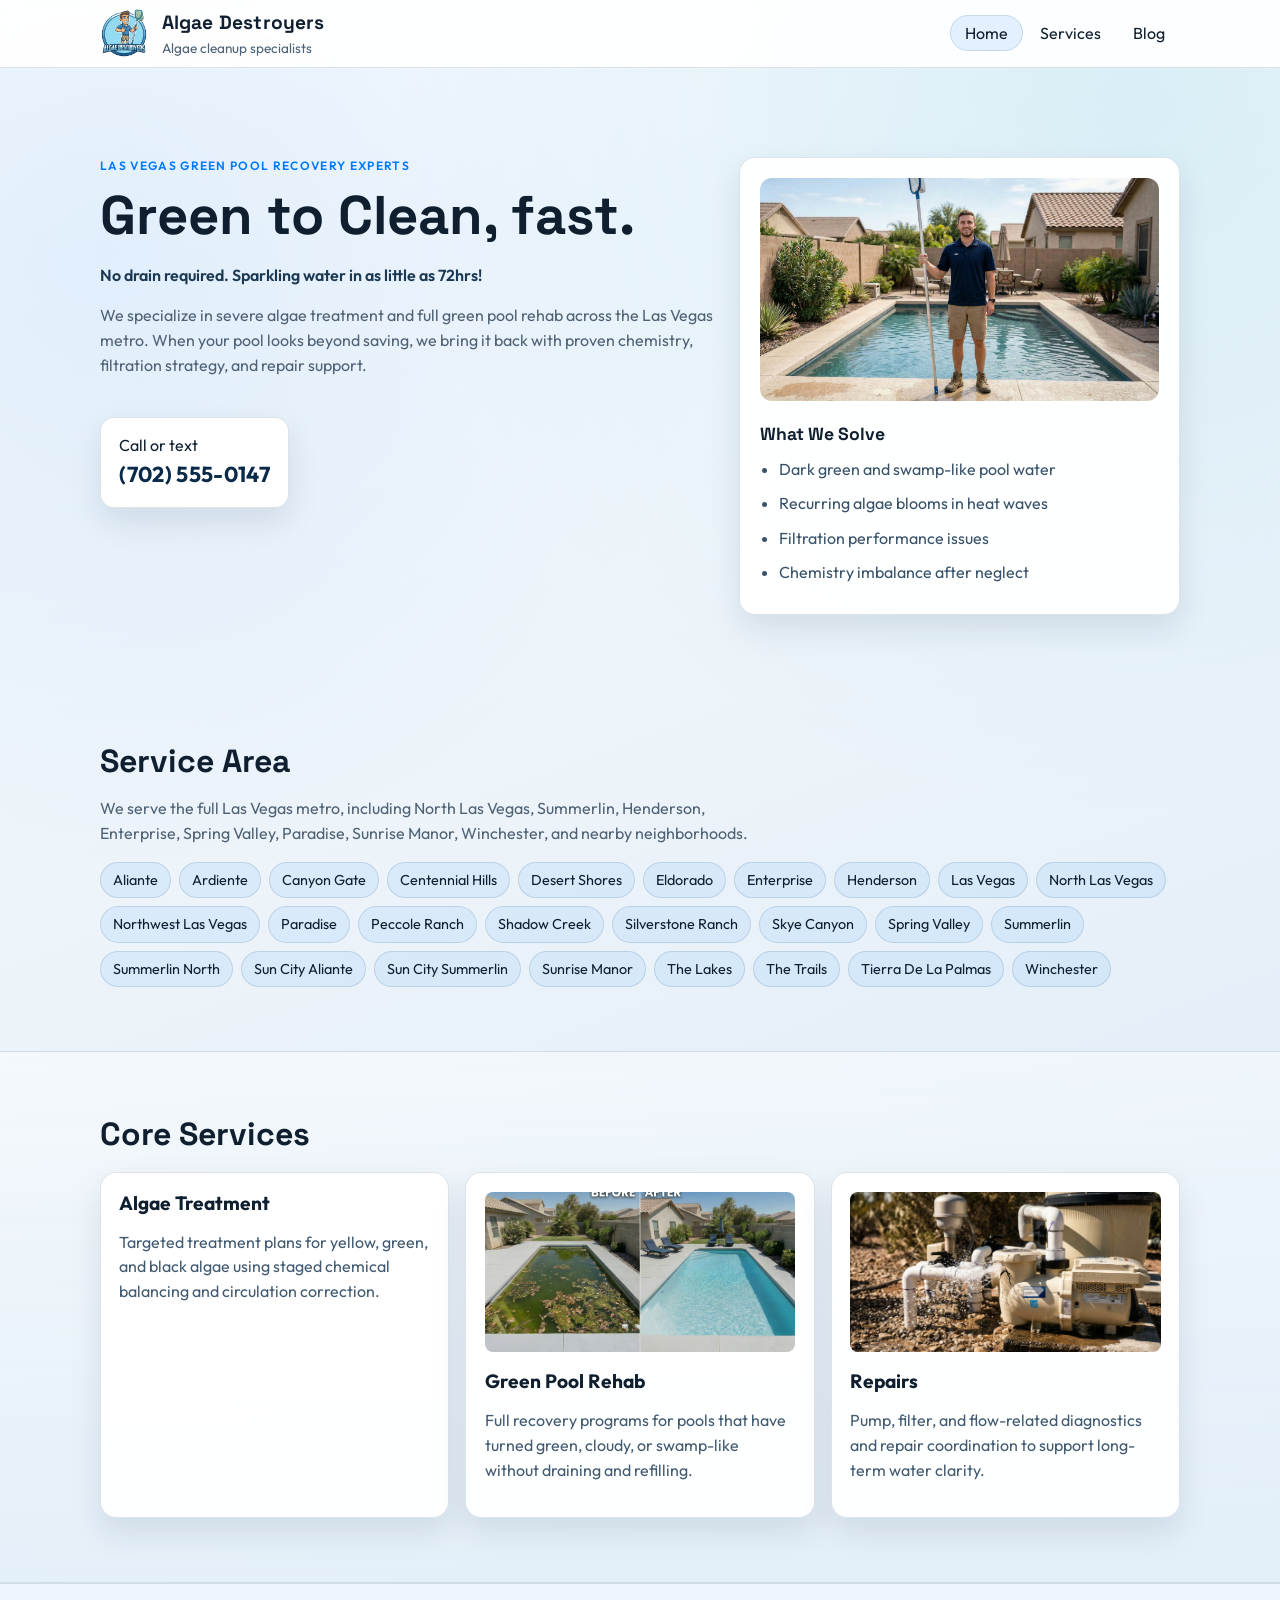
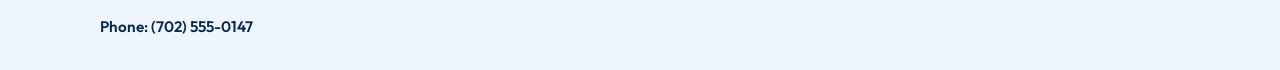
<file: index.html>
<!DOCTYPE html>
<html lang="en">
<head>
  <meta charset="UTF-8">
  <meta name="viewport" content="width=device-width, initial-scale=1.0">
  <meta name="description" content="AlgaeDestroyers.com - Green to Clean pool service in Las Vegas. No drain required. Sparkling water in as little as 72hrs!">
  <title>Algae Destroyers | Green to Clean Pool Specialists</title>
  <link rel="preconnect" href="https://fonts.googleapis.com">
  <link rel="preconnect" href="https://fonts.gstatic.com" crossorigin>
  <link href="https://fonts.googleapis.com/css2?family=Outfit:wght@400;500;600;700&family=Space+Grotesk:wght@600;700&display=swap" rel="stylesheet">
  <link rel="stylesheet" href="styles.css">
</head>
<body>
  <div class="page-shell">
    <header class="site-header">
      <div class="container nav-wrap">
        <div class="brand">
          <img src="ADsmall1_transparent.png" alt="Algae Destroyers Logo" class="brand-logo">
          <div>
            <p class="brand-name">Algae Destroyers</p>
            <p class="brand-sub">Algae cleanup specialists</p>
          </div>
        </div>
        <nav class="site-nav" aria-label="Main navigation">
          <a href="index.html" aria-current="page">Home</a>
          <a href="services.html">Services</a>
          <a href="blog.html">Blog</a>
        </nav>
      </div>
    </header>

    <main>
      <section class="hero section">
        <div class="container hero-grid">
          <div>
            <p class="eyebrow">Las Vegas Green Pool Recovery Experts</p>
            <h1>Green to Clean, fast.</h1>
            <p class="tagline">No drain required. Sparkling water in as little as 72hrs!</p>
            <p class="hero-copy">
              We specialize in severe algae treatment and full green pool rehab across the Las Vegas metro. When your pool looks beyond saving, we bring it back with proven chemistry, filtration strategy, and repair support.
            </p>
            <div class="contact-panel" aria-label="Contact phone number">
              <p>Call or text</p>
              <p class="phone">(702) 555-0147</p>
            </div>
          </div>
          <aside class="hero-card" aria-label="Service highlights">
            <img src="poolguy2.jpg" alt="Pool service professional" class="hero-image">
            <h2>What We Solve</h2>
            <ul>
              <li>Dark green and swamp-like pool water</li>
              <li>Recurring algae blooms in heat waves</li>
              <li>Filtration performance issues</li>
              <li>Chemistry imbalance after neglect</li>
            </ul>
          </aside>
        </div>
      </section>

      <section class="section">
        <div class="container">
          <h2>Service Area</h2>
          <p class="section-copy">We serve the full Las Vegas metro, including North Las Vegas, Summerlin, Henderson, Enterprise, Spring Valley, Paradise, Sunrise Manor, Winchester, and nearby neighborhoods.</p>
          <div class="chips" aria-label="Las Vegas service areas">
            <span>Aliante</span>
            <span>Ardiente</span>
            <span>Canyon Gate</span>
            <span>Centennial Hills</span>
            <span>Desert Shores</span>
            <span>Eldorado</span>
            <span>Enterprise</span>
            <span>Henderson</span>
            <span>Las Vegas</span>
            <span>North Las Vegas</span>
            <span>Northwest Las Vegas</span>
            <span>Paradise</span>
            <span>Peccole Ranch</span>
            <span>Shadow Creek</span>
            <span>Silverstone Ranch</span>
            <span>Skye Canyon</span>
            <span>Spring Valley</span>
            <span>Summerlin</span>
            <span>Summerlin North</span>
            <span>Sun City Aliante</span>
            <span>Sun City Summerlin</span>
            <span>Sunrise Manor</span>
            <span>The Lakes</span>
            <span>The Trails</span>
            <span>Tierra De La Palmas</span>
            <span>Winchester</span>
          </div>
        </div>
      </section>

      <section class="section section-alt">
        <div class="container">
          <h2>Core Services</h2>
          <div class="cards">
            <article class="card">
              <h3>Algae Treatment</h3>
              <p>Targeted treatment plans for yellow, green, and black algae using staged chemical balancing and circulation correction.</p>
            </article>
            <article class="card">
              <img src="greetoclean1.jpg" alt="Green to Clean pool transformation" class="card-image">
              <h3>Green Pool Rehab</h3>
              <p>Full recovery programs for pools that have turned green, cloudy, or swamp-like without draining and refilling.</p>
            </article>
            <article class="card">
              <img src="repairs.jpg" alt="Pool repair service" class="card-image">
              <h3>Repairs</h3>
              <p>Pump, filter, and flow-related diagnostics and repair coordination to support long-term water clarity.</p>
            </article>
          </div>
        </div>
      </section>
    </main>

    <footer class="site-footer">
      <div class="container footer-wrap">
        <p class="footer-phone">Phone: (702) 555-0147</p>
      </div>
    </footer>
  </div>
</body>
</html>
</file>
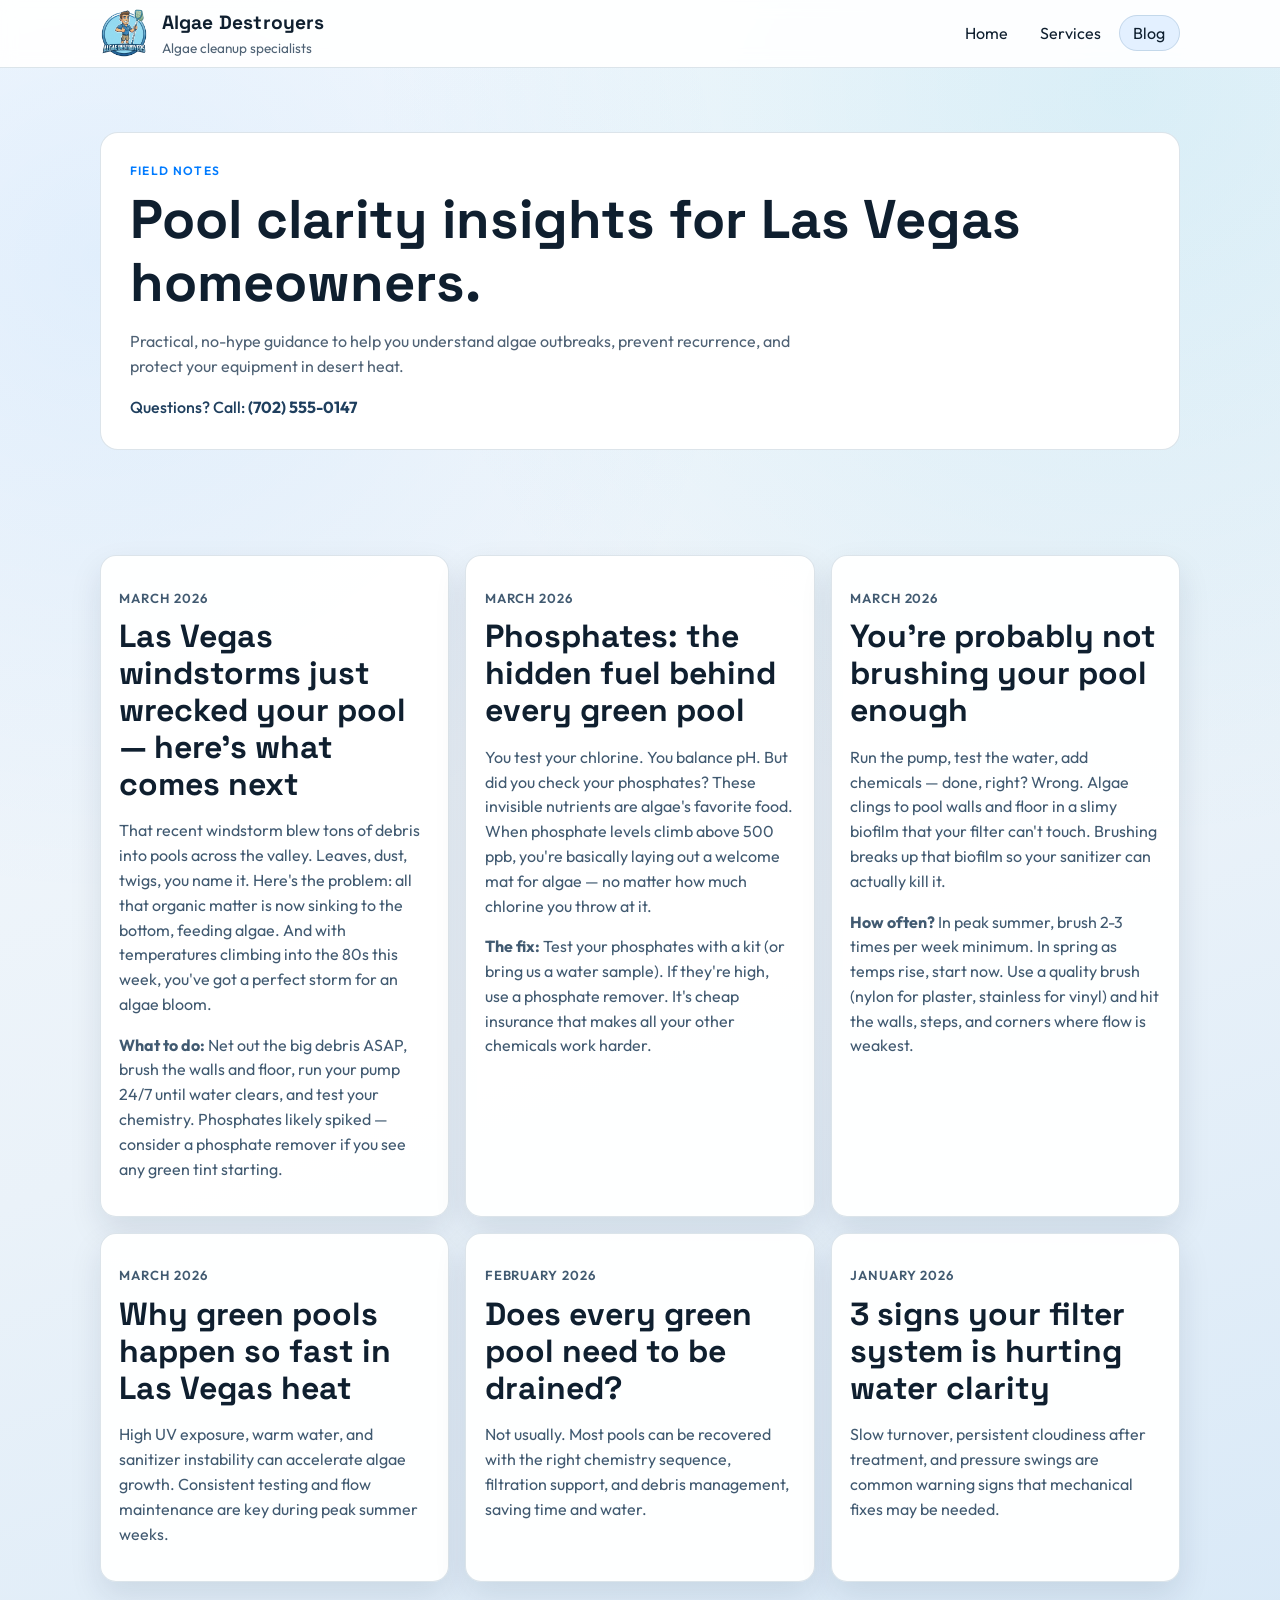
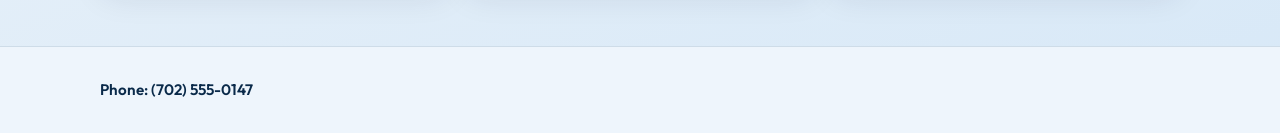
<file: blog.html>
<!DOCTYPE html>
<html lang="en">
<head>
  <meta charset="UTF-8">
  <meta name="viewport" content="width=device-width, initial-scale=1.0">
  <meta name="description" content="Pool recovery tips and algae prevention guidance from AlgaeDestroyers.com.">
  <title>Blog | Algae Destroyers</title>
  <link rel="preconnect" href="https://fonts.googleapis.com">
  <link rel="preconnect" href="https://fonts.gstatic.com" crossorigin>
  <link href="https://fonts.googleapis.com/css2?family=Outfit:wght@400;500;600;700&family=Space+Grotesk:wght@600;700&display=swap" rel="stylesheet">
  <link rel="stylesheet" href="styles.css">
</head>
<body>
  <div class="page-shell">
    <header class="site-header">
      <div class="container nav-wrap">
        <div class="brand">
          <img src="ADsmall1_transparent.png" alt="Algae Destroyers Logo" class="brand-logo">
          <div>
            <p class="brand-name">Algae Destroyers</p>
            <p class="brand-sub">Algae cleanup specialists</p>
          </div>
        </div>
        <nav class="site-nav" aria-label="Main navigation">
          <a href="index.html">Home</a>
          <a href="services.html">Services</a>
          <a href="blog.html" aria-current="page">Blog</a>
        </nav>
      </div>
    </header>

    <main>
      <section class="section section-tight">
        <div class="container intro-block">
          <p class="eyebrow">Field Notes</p>
          <h1>Pool clarity insights for Las Vegas homeowners.</h1>
          <p class="section-copy">Practical, no-hype guidance to help you understand algae outbreaks, prevent recurrence, and protect your equipment in desert heat.</p>
          <p class="inline-phone">Questions? Call: <span>(702) 555-0147</span></p>
        </div>
      </section>

      <section class="section">
        <div class="container posts">
          <article class="post-card">
            <p class="post-meta">March 2026</p>
            <h2>Las Vegas windstorms just wrecked your pool — here's what comes next</h2>
            <p>That recent windstorm blew tons of debris into pools across the valley. Leaves, dust, twigs, you name it. Here's the problem: all that organic matter is now sinking to the bottom, feeding algae. And with temperatures climbing into the 80s this week, you've got a perfect storm for an algae bloom.</p>
            <p><strong>What to do:</strong> Net out the big debris ASAP, brush the walls and floor, run your pump 24/7 until water clears, and test your chemistry. Phosphates likely spiked — consider a phosphate remover if you see any green tint starting.</p>
          </article>
          <article class="post-card">
            <p class="post-meta">March 2026</p>
            <h2>Phosphates: the hidden fuel behind every green pool</h2>
            <p>You test your chlorine. You balance pH. But did you check your phosphates? These invisible nutrients are algae's favorite food. When phosphate levels climb above 500 ppb, you're basically laying out a welcome mat for algae — no matter how much chlorine you throw at it.</p>
            <p><strong>The fix:</strong> Test your phosphates with a kit (or bring us a water sample). If they're high, use a phosphate remover. It's cheap insurance that makes all your other chemicals work harder.</p>
          </article>
          <article class="post-card">
            <p class="post-meta">March 2026</p>
            <h2>You're probably not brushing your pool enough</h2>
            <p>Run the pump, test the water, add chemicals — done, right? Wrong. Algae clings to pool walls and floor in a slimy biofilm that your filter can't touch. Brushing breaks up that biofilm so your sanitizer can actually kill it.</p>
            <p><strong>How often?</strong> In peak summer, brush 2-3 times per week minimum. In spring as temps rise, start now. Use a quality brush (nylon for plaster, stainless for vinyl) and hit the walls, steps, and corners where flow is weakest.</p>
          </article>
          <article class="post-card">
            <p class="post-meta">March 2026</p>
            <h2>Why green pools happen so fast in Las Vegas heat</h2>
            <p>High UV exposure, warm water, and sanitizer instability can accelerate algae growth. Consistent testing and flow maintenance are key during peak summer weeks.</p>
          </article>
          <article class="post-card">
            <p class="post-meta">February 2026</p>
            <h2>Does every green pool need to be drained?</h2>
            <p>Not usually. Most pools can be recovered with the right chemistry sequence, filtration support, and debris management, saving time and water.</p>
          </article>
          <article class="post-card">
            <p class="post-meta">January 2026</p>
            <h2>3 signs your filter system is hurting water clarity</h2>
            <p>Slow turnover, persistent cloudiness after treatment, and pressure swings are common warning signs that mechanical fixes may be needed.</p>
          </article>
        </div>
      </section>
    </main>

    <footer class="site-footer">
      <div class="container footer-wrap">
        <p class="footer-phone">Phone: (702) 555-0147</p>
      </div>
    </footer>
  </div>
</body>
</html>
</file>
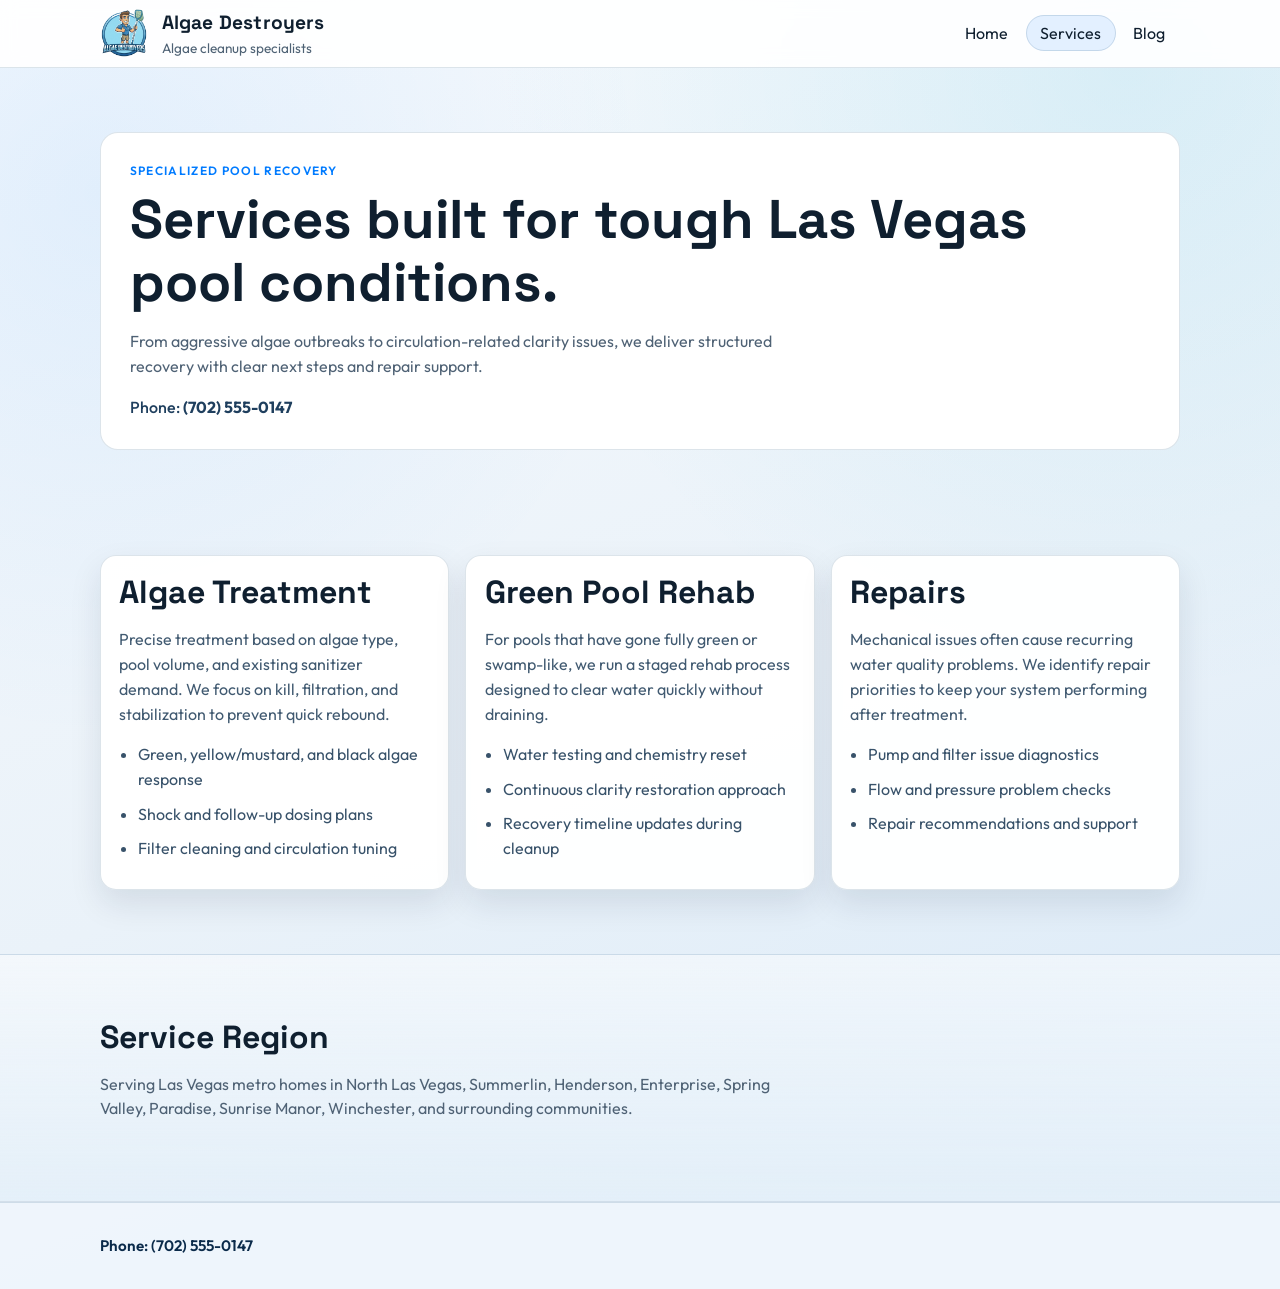
<file: services.html>
<!DOCTYPE html>
<html lang="en">
<head>
  <meta charset="UTF-8">
  <meta name="viewport" content="width=device-width, initial-scale=1.0">
  <meta name="description" content="Pool algae treatment, green pool rehab, and repairs in Las Vegas by AlgaeDestroyers.com.">
  <title>Services | Algae Destroyers</title>
  <link rel="preconnect" href="https://fonts.googleapis.com">
  <link rel="preconnect" href="https://fonts.gstatic.com" crossorigin>
  <link href="https://fonts.googleapis.com/css2?family=Outfit:wght@400;500;600;700&family=Space+Grotesk:wght@600;700&display=swap" rel="stylesheet">
  <link rel="stylesheet" href="styles.css">
</head>
<body>
  <div class="page-shell">
    <header class="site-header">
      <div class="container nav-wrap">
        <div class="brand">
          <img src="ADsmall1_transparent.png" alt="Algae Destroyers Logo" class="brand-logo">
          <div>
            <p class="brand-name">Algae Destroyers</p>
            <p class="brand-sub">Algae cleanup specialists</p>
          </div>
        </div>
        <nav class="site-nav" aria-label="Main navigation">
          <a href="index.html">Home</a>
          <a href="services.html" aria-current="page">Services</a>
          <a href="blog.html">Blog</a>
        </nav>
      </div>
    </header>

    <main>
      <section class="section section-tight">
        <div class="container intro-block">
          <p class="eyebrow">Specialized Pool Recovery</p>
          <h1>Services built for tough Las Vegas pool conditions.</h1>
          <p class="section-copy">From aggressive algae outbreaks to circulation-related clarity issues, we deliver structured recovery with clear next steps and repair support.</p>
          <p class="inline-phone">Phone: <span>(702) 555-0147</span></p>
        </div>
      </section>

      <section class="section">
        <div class="container service-grid">
          <article class="service-panel">
            <h2>Algae Treatment</h2>
            <p>Precise treatment based on algae type, pool volume, and existing sanitizer demand. We focus on kill, filtration, and stabilization to prevent quick rebound.</p>
            <ul>
              <li>Green, yellow/mustard, and black algae response</li>
              <li>Shock and follow-up dosing plans</li>
              <li>Filter cleaning and circulation tuning</li>
            </ul>
          </article>
          <article class="service-panel">
            <h2>Green Pool Rehab</h2>
            <p>For pools that have gone fully green or swamp-like, we run a staged rehab process designed to clear water quickly without draining.</p>
            <ul>
              <li>Water testing and chemistry reset</li>
              <li>Continuous clarity restoration approach</li>
              <li>Recovery timeline updates during cleanup</li>
            </ul>
          </article>
          <article class="service-panel">
            <h2>Repairs</h2>
            <p>Mechanical issues often cause recurring water quality problems. We identify repair priorities to keep your system performing after treatment.</p>
            <ul>
              <li>Pump and filter issue diagnostics</li>
              <li>Flow and pressure problem checks</li>
              <li>Repair recommendations and support</li>
            </ul>
          </article>
        </div>
      </section>

      <section class="section section-alt">
        <div class="container">
          <h2>Service Region</h2>
          <p class="section-copy">Serving Las Vegas metro homes in North Las Vegas, Summerlin, Henderson, Enterprise, Spring Valley, Paradise, Sunrise Manor, Winchester, and surrounding communities.</p>
        </div>
      </section>
    </main>

    <footer class="site-footer">
      <div class="container footer-wrap">
        <p class="footer-phone">Phone: (702) 555-0147</p>
      </div>
    </footer>
  </div>
</body>
</html>
</file>
<file: styles.css>
:root {
  --bg-deep: #f7fafd;
  --bg-mid: #eaf2f9;
  --bg-soft: #dceaf6;
  --card: rgba(255, 255, 255, 0.96);
  --card-strong: rgba(255, 255, 255, 0.98);
  --line: rgba(13, 63, 110, 0.14);
  --text: #0f1f2f;
  --muted: #4f6275;
  --accent: #007bff;
  --accent-2: #00a4cf;
  --shadow: 0 14px 32px rgba(8, 31, 58, 0.1);
}

* {
  box-sizing: border-box;
}

html,
body {
  margin: 0;
  padding: 0;
}

body {
  min-height: 100vh;
  font-family: "Outfit", "Segoe UI", sans-serif;
  color: var(--text);
  background:
    radial-gradient(circle at 8% 15%, rgba(0, 123, 255, 0.08), transparent 34%),
    radial-gradient(circle at 88% 5%, rgba(0, 164, 207, 0.1), transparent 38%),
    linear-gradient(160deg, var(--bg-deep), var(--bg-mid) 55%, #d7e8f7);
  line-height: 1.55;
}

.page-shell {
  display: flex;
  flex-direction: column;
  min-height: 100vh;
}

main {
  flex: 1;
}

.container {
  width: min(1080px, 92vw);
  margin: 0 auto;
}

.site-header {
  position: sticky;
  top: 0;
  z-index: 10;
  backdrop-filter: blur(8px);
  background: rgba(255, 255, 255, 0.92);
  border-bottom: 1px solid var(--line);
}

.nav-wrap {
  display: flex;
  align-items: center;
  justify-content: space-between;
  gap: 1rem;
  padding: 0.5rem 0;
}

.brand {
  display: flex;
  align-items: center;
  gap: 0.85rem;
}

.brand-mark {
  width: 2rem;
  height: 2rem;
  border-radius: 45% 55% 52% 48%;
  background: linear-gradient(145deg, var(--accent), var(--accent-2));
  box-shadow: 0 0 0 5px rgba(0, 123, 255, 0.12);
}

.brand-logo {
  width: 3rem;
  height: auto;
  border-radius: 8px;
}

.hero-image {
  width: 100%;
  height: auto;
  border-radius: 12px;
  margin-bottom: 1rem;
}

.card-image {
  width: 100%;
  height: 160px;
  object-fit: cover;
  border-radius: 8px;
  margin-bottom: 0.75rem;
}

.brand-name {
  margin: 0;
  font-family: "Space Grotesk", "Outfit", sans-serif;
  font-size: 1.2rem;
  font-weight: 700;
  letter-spacing: 0.01em;
}

.brand-sub {
  margin: 0;
  color: var(--muted);
  font-size: 0.85rem;
}
}

.site-nav {
  display: flex;
  flex-wrap: wrap;
  justify-content: flex-end;
  gap: 0.3rem;
}

.site-nav a {
  color: var(--text);
  text-decoration: none;
  padding: 0.45rem 0.85rem;
  border-radius: 999px;
  border: 1px solid transparent;
  transition: background 180ms ease, border-color 180ms ease;
}

.site-nav a:hover,
.site-nav a[aria-current="page"] {
  border-color: var(--line);
  background: rgba(0, 123, 255, 0.1);
}

.section {
  padding: clamp(2.75rem, 5vw, 4.8rem) 0;
}

.section-tight {
  padding-bottom: 1.4rem;
}

.section-alt {
  background: linear-gradient(180deg, rgba(255, 255, 255, 0.45), rgba(229, 240, 249, 0.8));
  border-top: 1px solid rgba(13, 63, 110, 0.12);
  border-bottom: 1px solid rgba(13, 63, 110, 0.12);
}

.hero {
  padding-top: clamp(3.2rem, 7vw, 5.8rem);
}

.hero-grid {
  display: grid;
  gap: 1.4rem;
  grid-template-columns: 1.4fr 1fr;
  align-items: start;
}

.eyebrow {
  margin: 0 0 0.5rem;
  text-transform: uppercase;
  letter-spacing: 0.11em;
  font-size: 0.75rem;
  color: var(--accent);
  font-weight: 600;
}

h1,
h2,
h3 {
  margin: 0;
  line-height: 1.15;
}

h1 {
  font-family: "Space Grotesk", "Outfit", sans-serif;
  font-size: clamp(2rem, 5vw, 3.4rem);
}

h2 {
  font-family: "Space Grotesk", "Outfit", sans-serif;
  font-size: clamp(1.5rem, 3vw, 2rem);
}

h3 {
  font-size: 1.2rem;
}

.tagline {
  margin: 1rem 0;
  max-width: 36ch;
  font-weight: 600;
  color: #1c3954;
}

.hero-copy,
.section-copy {
  color: var(--muted);
  max-width: 62ch;
}

.contact-panel {
  margin-top: 1.45rem;
  display: inline-block;
  padding: 0.95rem 1.15rem;
  border: 1px solid var(--line);
  border-radius: 14px;
  background: var(--card-strong);
  box-shadow: var(--shadow);
}

.contact-panel p {
  margin: 0;
}

.phone {
  font-size: 1.35rem;
  font-weight: 700;
  letter-spacing: 0.015em;
  color: #0a2a4a;
}

.hero-card,
.card,
.service-panel,
.post-card {
  border: 1px solid var(--line);
  background: var(--card);
  border-radius: 16px;
  box-shadow: var(--shadow);
}

.hero-card {
  padding: 1.25rem;
}

.hero-card h2 {
  font-size: 1.1rem;
  margin-bottom: 0.8rem;
}

.hero-card ul,
.service-panel ul {
  margin: 0;
  padding-left: 1.15rem;
}

.hero-card li,
.service-panel li {
  margin-bottom: 0.6rem;
  color: #38526a;
}

.chips {
  margin-top: 1rem;
  display: flex;
  flex-wrap: wrap;
  gap: 0.5rem;
}

.chips span {
  padding: 0.38rem 0.75rem;
  border: 1px solid var(--line);
  border-radius: 999px;
  background: rgba(0, 123, 255, 0.08);
  font-size: 0.9rem;
}

.cards,
.posts,
.service-grid {
  margin-top: 1.2rem;
  display: grid;
  gap: 1rem;
}

.cards {
  grid-template-columns: repeat(3, minmax(0, 1fr));
}

.service-grid {
  grid-template-columns: repeat(3, minmax(0, 1fr));
}

.posts {
  grid-template-columns: repeat(3, minmax(0, 1fr));
}

.card,
.post-card,
.service-panel {
  padding: 1.15rem;
}

.card p,
.post-card p,
.service-panel p {
  color: #415a71;
}

.post-meta {
  margin-bottom: 0.65rem;
  font-size: 0.82rem;
  letter-spacing: 0.07em;
  text-transform: uppercase;
  color: var(--accent);
  font-weight: 600;
}

.intro-block {
  border: 1px solid var(--line);
  border-radius: 18px;
  padding: clamp(1.1rem, 2.3vw, 1.8rem);
  background: var(--card-strong);
}

.inline-phone {
  margin: 1rem 0 0;
  color: #1f3f5e;
  font-weight: 500;
}

.inline-phone span {
  font-weight: 700;
}

.site-footer {
  border-top: 1px solid var(--line);
  background: rgba(240, 246, 252, 0.95);
}

.footer-wrap {
  padding: 1rem 0;
  display: flex;
  flex-wrap: wrap;
  justify-content: space-between;
  gap: 0.5rem 1rem;
  color: var(--muted);
  font-size: 0.95rem;
}

.footer-phone {
  color: #0a2a4a;
  font-weight: 600;
}

@media (max-width: 920px) {
  .hero-grid,
  .cards,
  .posts,
  .service-grid {
    grid-template-columns: 1fr 1fr;
  }

  .hero-grid > :first-child {
    grid-column: 1 / -1;
  }
}

@media (max-width: 640px) {
  .nav-wrap {
    flex-direction: column;
    align-items: flex-start;
  }

  .site-nav {
    justify-content: flex-start;
  }

  .hero-grid,
  .cards,
  .posts,
  .service-grid {
    grid-template-columns: 1fr;
  }

  .section {
    padding: 2.45rem 0;
  }

  .footer-wrap {
    flex-direction: column;
  }
}
</file>
